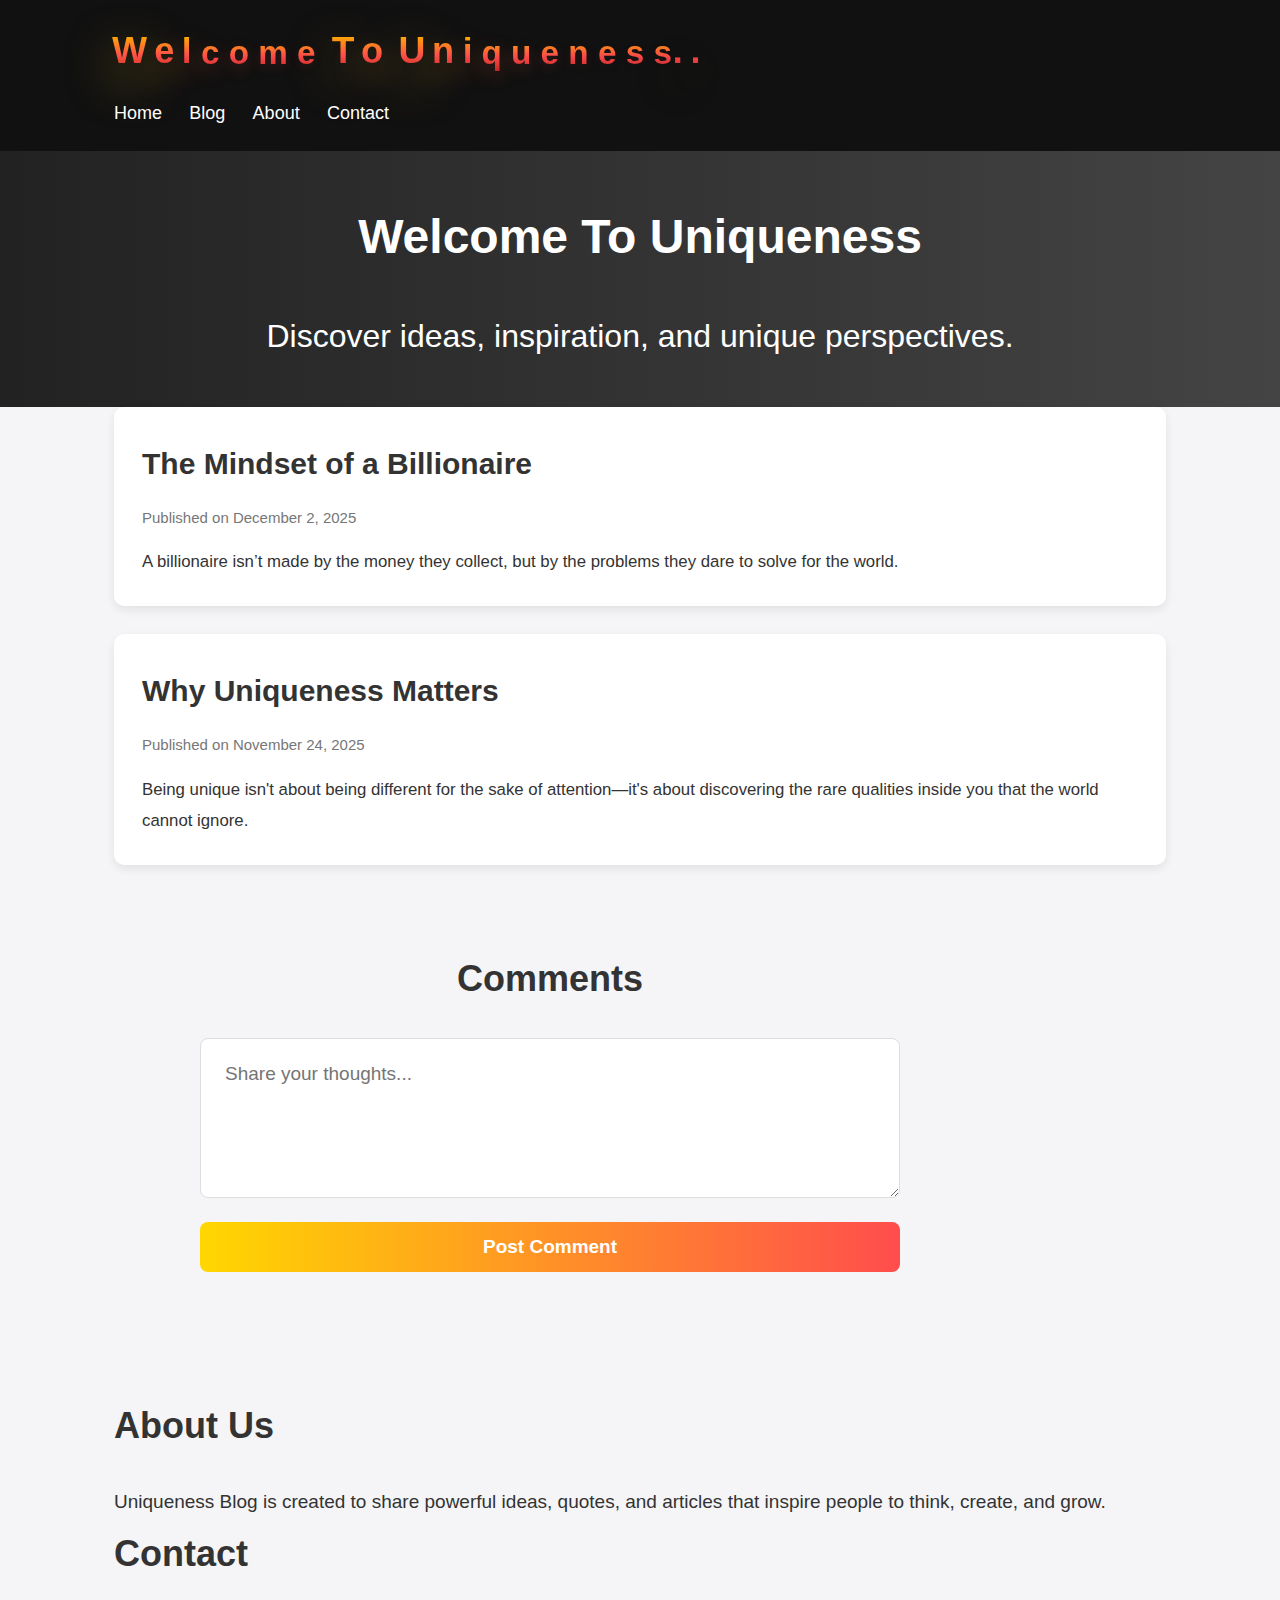
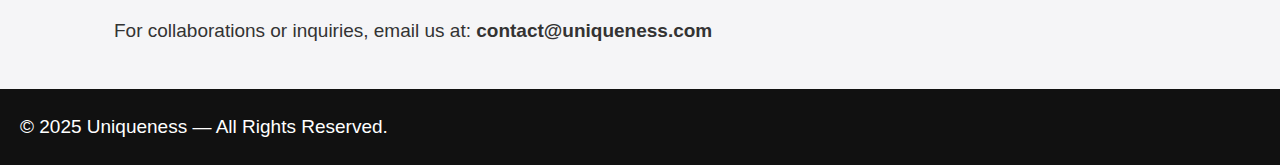
<file: index.html>
<!DOCTYPE html>
<html lang="en">
<head>
    <meta charset="UTF-8" />
    <meta name="viewport" content="width=device-width, initial-scale=1.0" />
    <title>Your Way</title>
    <link rel="stylesheet" href="styles.css" />
</head>
<body>
    <header class="header">
        <div class="container">
            <h1 class="logo">
                <span class="logo-text" aria-label="Welcome To Uniqueness..">
                    
                    <span class="logo-letters">
                       
                        <span class="logo-letter">W</span>
                        <span class="logo-letter">e</span>
                        <span class="logo-letter">l</span>
                        <span class="logo-letter">c</span>
                        <span class="logo-letter">o</span>
                        <span class="logo-letter">m</span>
                        <span class="logo-letter">e</span>
                        <span class="logo-letter"> </span>
                    </span>
                    <span class="logo-space" aria-hidden="true"></span>
                    <span class="logo-letters">
                        <span class="logo-letter">T</span>
                        <span class="logo-letter">o</span>
                        <span class="logo-letter"> </span>
                    </span>
                    <span class="logo-space" aria-hidden="true"></span>
                    <span class="logo-letters">
                        <span class="logo-letter">U</span>
                        <span class="logo-letter">n</span>
                        <span class="logo-letter">i</span>
                        <span class="logo-letter">q</span>
                        <span class="logo-letter">u</span>
                        <span class="logo-letter">e</span>
                        <span class="logo-letter">n</span>
                        <span class="logo-letter">e</span>
                        <span class="logo-letter">s</span>
                        <span class="logo-letter">s</span>
                    </span>
                    <span class="logo-letters">
                        <span class="logo-letter">.</span>
                        <span class="logo-letter">.</span>
                    </span>
                    
                </span>
            </h1>
            <nav class="nav">
                <a href="#home">Home</a>
                <a href="#blog">Blog</a>
                <a href="#about">About</a>
                <a href="#contact">Contact</a>
            </nav>
        </div>
    </header>

    <section class="hero" id="home">
        <div class="container">
            <h2>Welcome To Uniqueness</h2>
            <p>Discover ideas, inspiration, and unique perspectives.</p>
        </div>
    </section>

    <section class="content container" id="blog">
        <article class="post">
            <h2 class="post-title">The Mindset of a Billionaire</h2>
            <p class="post-meta">Published on December 2, 2025 </p>
            <p class="post-text">A billionaire isn’t made by the money they collect, but by the problems they dare to solve for the world.</p>
        </article>

        <article class="post">
            <h2 class="post-title">Why Uniqueness Matters</h2>
            <p class="post-meta">Published on November 24, 2025 </p>
            <p class="post-text">Being unique isn't about being different for the sake of attention—it's about discovering the rare qualities inside you that the world cannot ignore.</p>
        </article>
    </section>

    <section class="comments-section container" id="comments">
        <div class="comments-center">
            <h2>Comments</h2>
            <form class="comment-form">
                <textarea class="comment-input" placeholder="Share your thoughts..." rows="5"></textarea>
                <button type="submit" class="comment-btn">Post Comment</button>
            </form>
            <div class="comments-list">
                <!-- Comments will appear here -->
            </div>
        </div>
    </section>

    <section class="about container" id="about">
        <h2>About Us</h2>
        <p>Uniqueness Blog is created to share powerful ideas, quotes, and articles that inspire people to think, create, and grow.</p>
    </section>

    <section class="contact container" id="contact">
        <h2>Contact</h2>
        <p>For collaborations or inquiries, email us at: <strong>contact@uniqueness.com</strong></p>
    </section>

    <footer class="footer">
        <p> © 2025 Uniqueness — All Rights Reserved.</p>
    </footer>
    
  

</body>
</html>
</file>
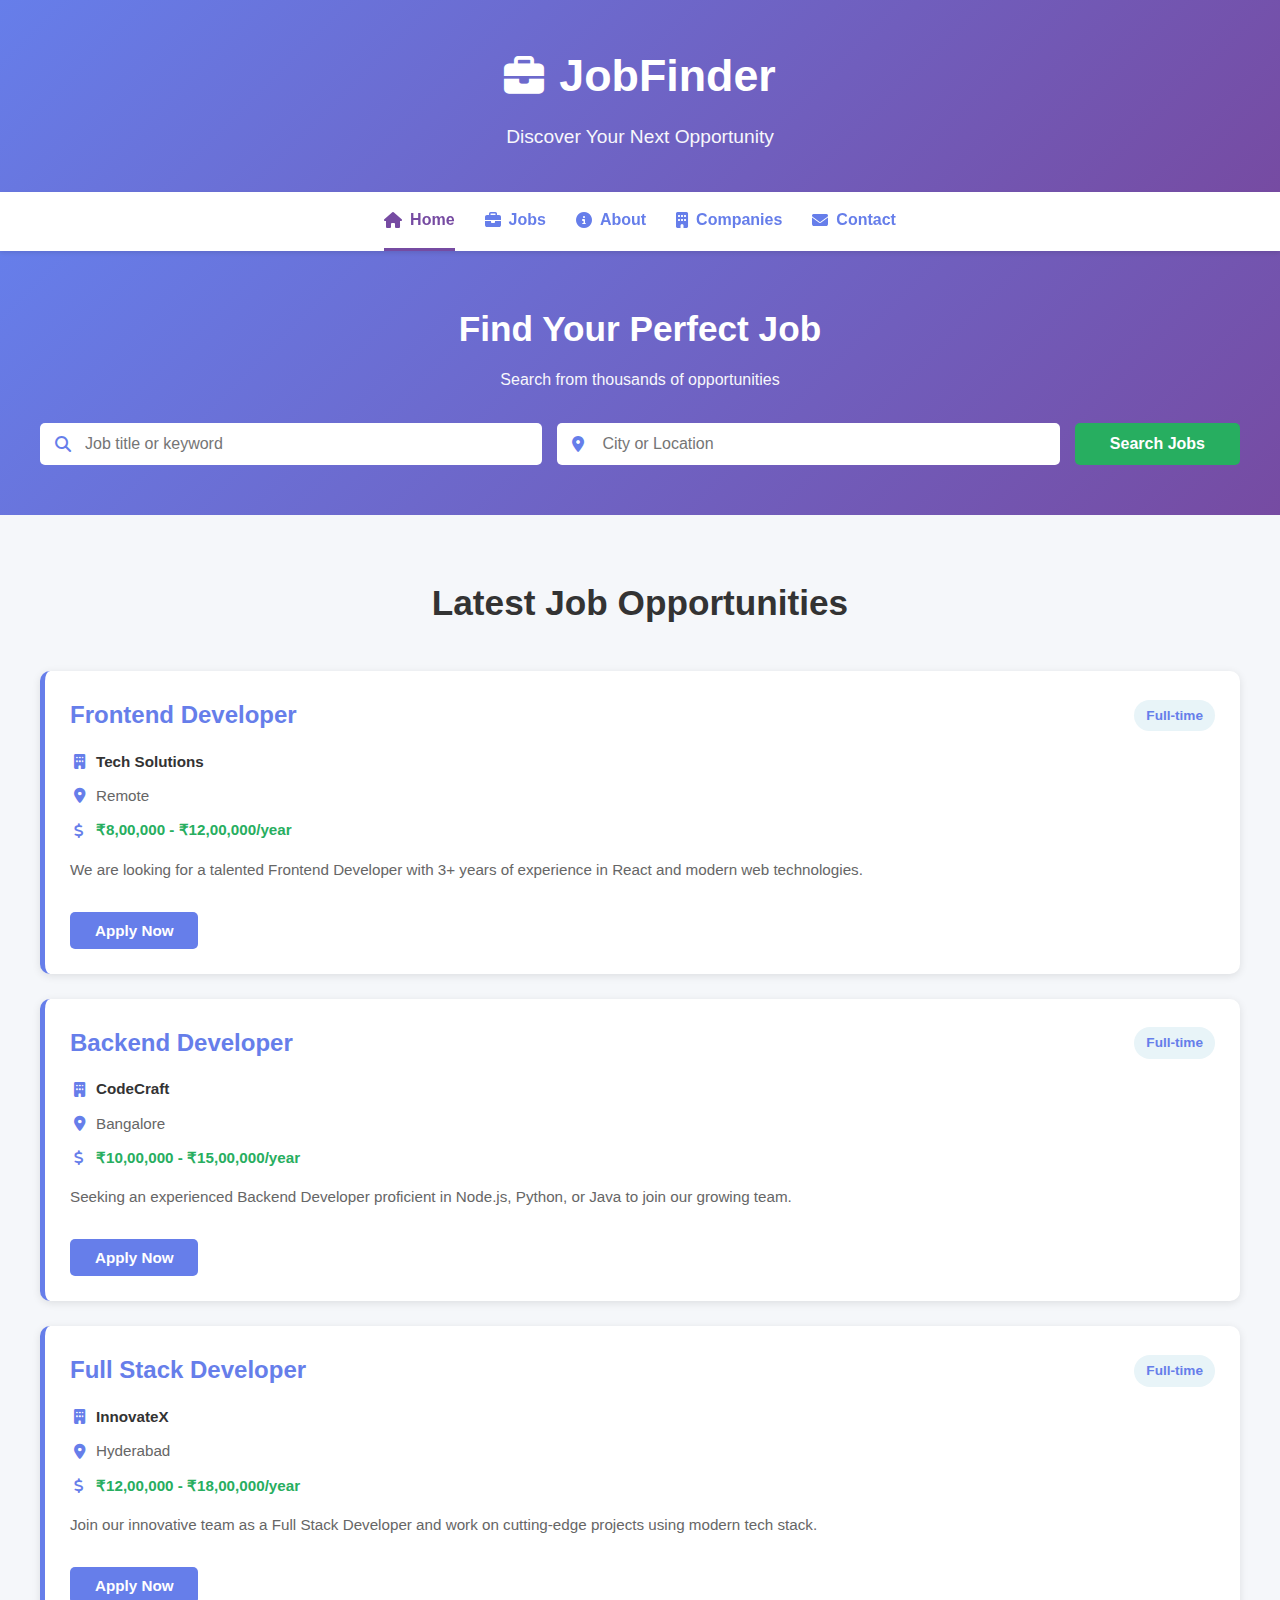
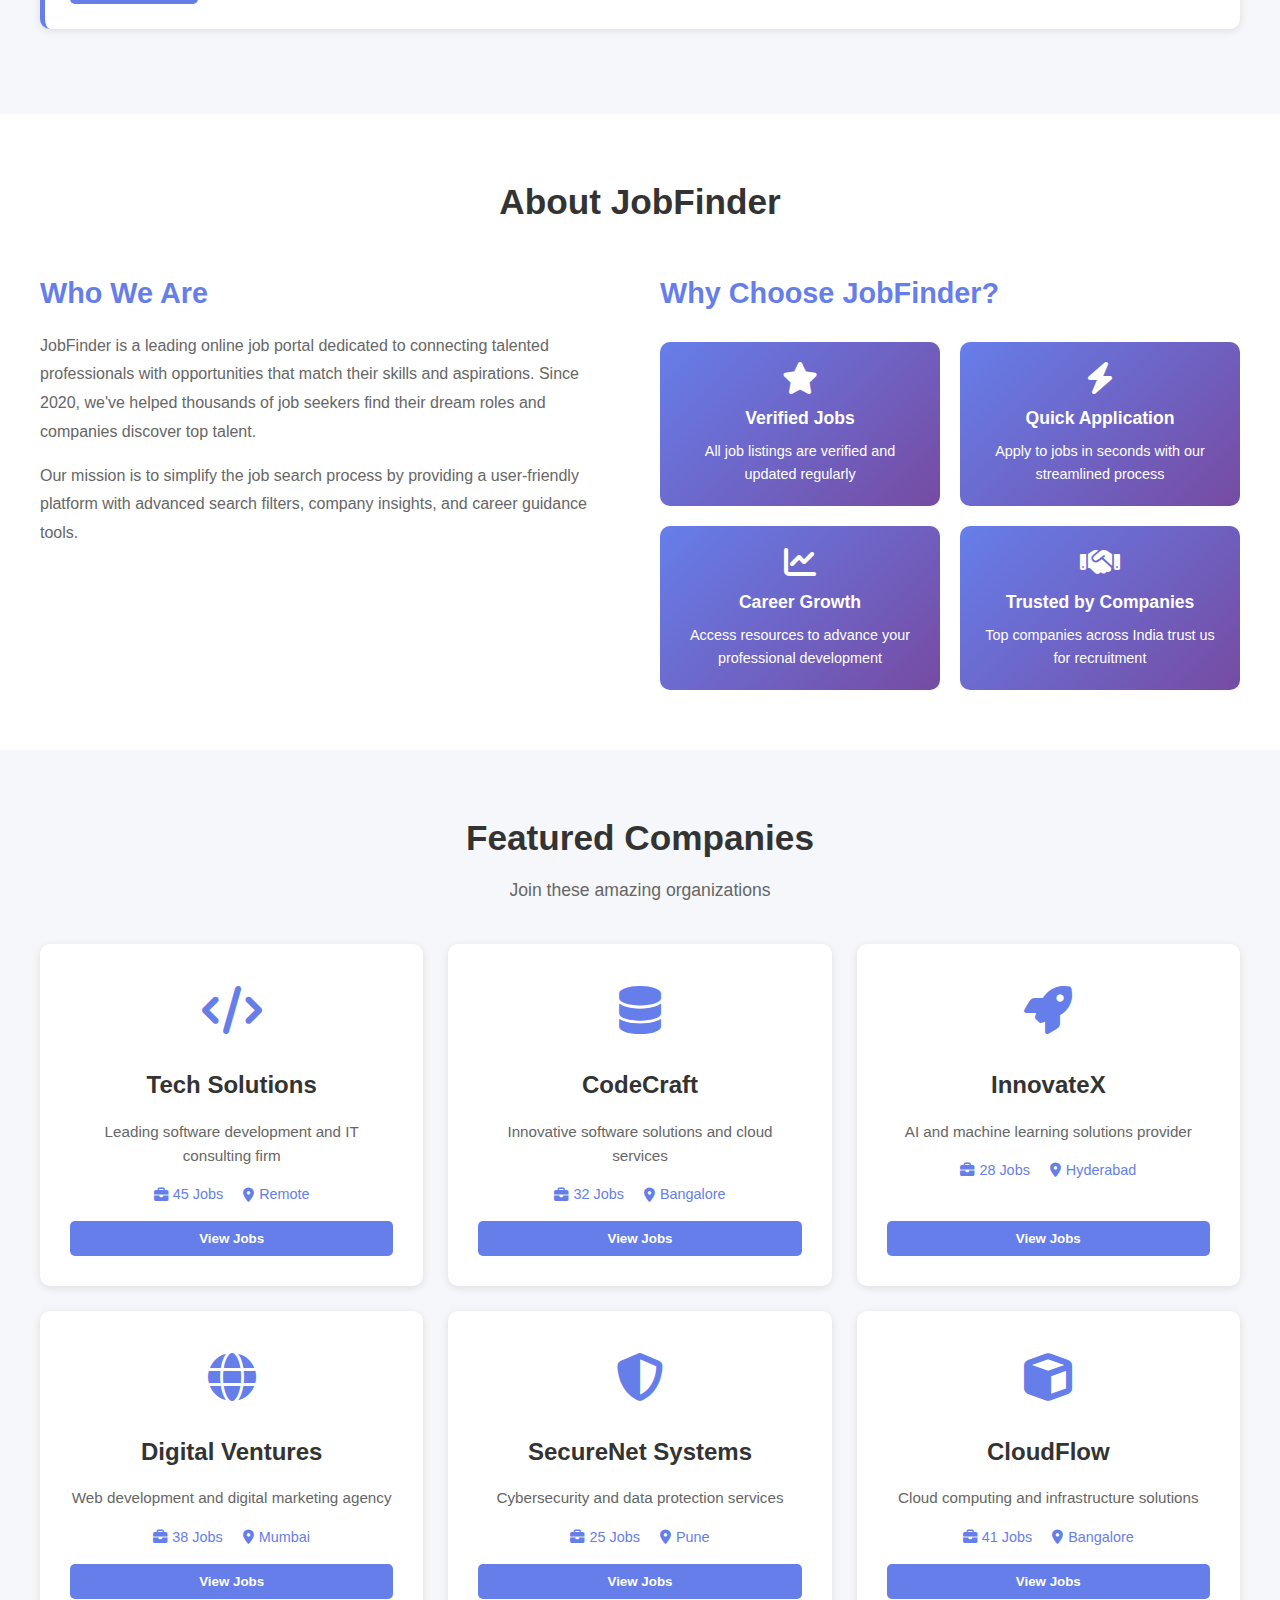
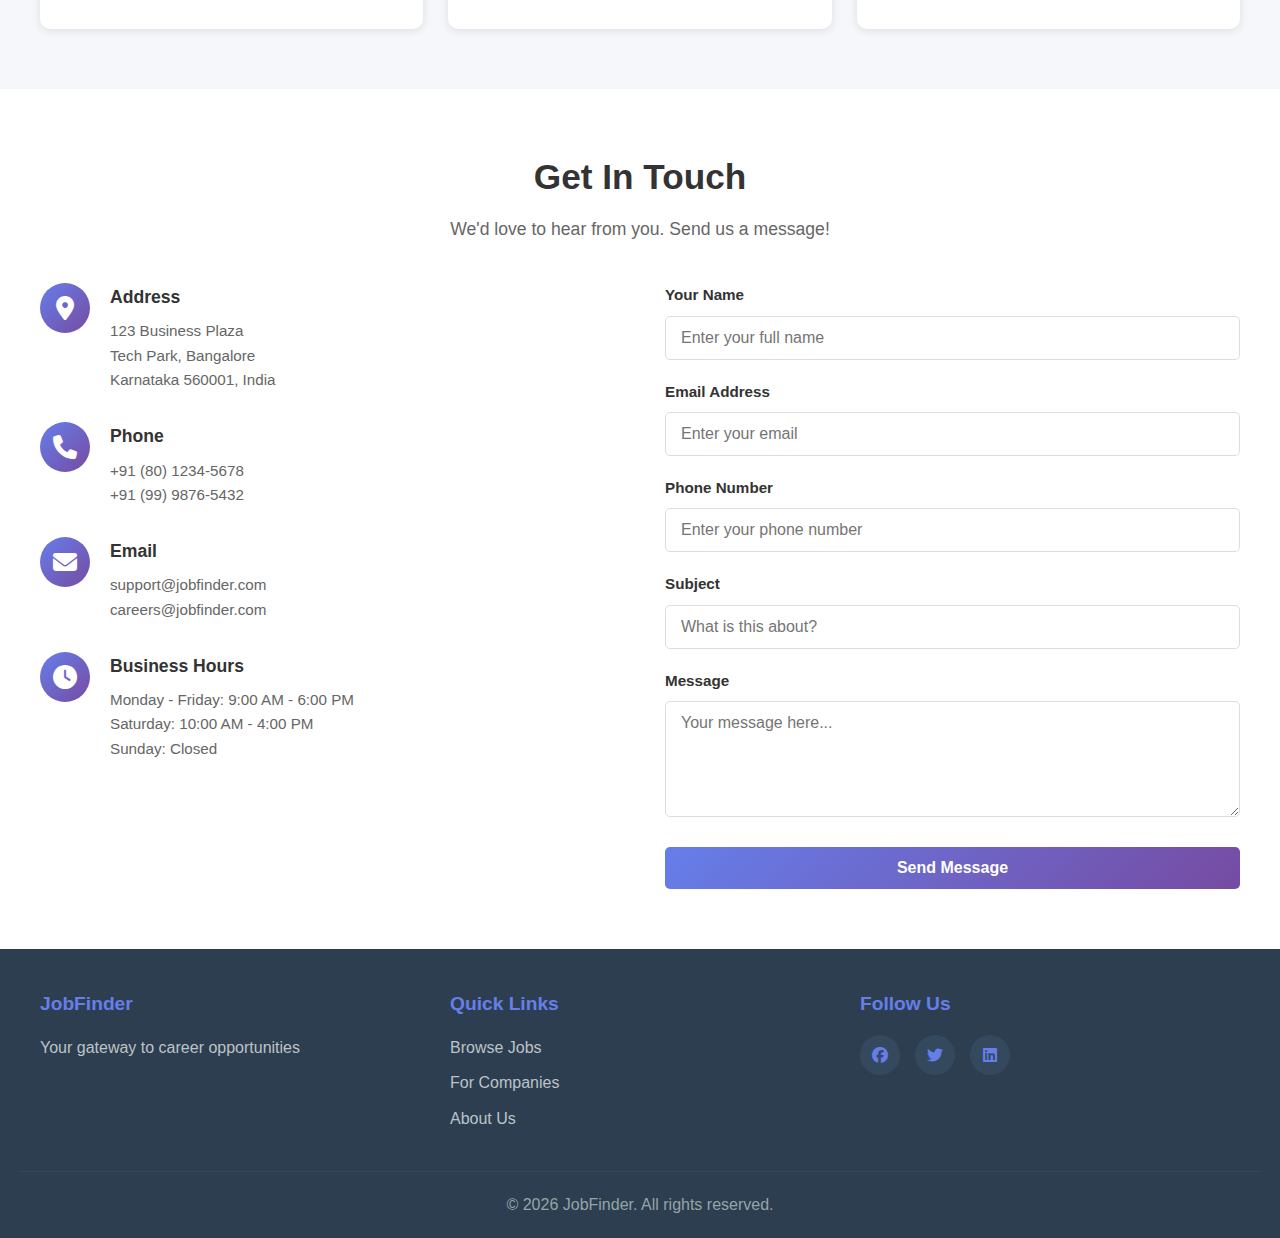
<file: Job Portal/index.html>
<!DOCTYPE html>
<html lang="en">
<head>
  <meta charset="UTF-8">
  <meta name="viewport" content="width=device-width, initial-scale=1.0">
  <title>JobFinder - Find Your Dream Job</title>
  <link rel="stylesheet" href="https://cdnjs.cloudflare.com/ajax/libs/font-awesome/6.4.0/css/all.min.css">
  <link rel="stylesheet" href="styles.css">
</head>

<body>

  <!-- Header -->
  <header>
    <div class="header-container">
      <div class="logo">
        <i class="fas fa-briefcase"></i>
        <h1>JobFinder</h1>
      </div>
      <p class="tagline">Discover Your Next Opportunity</p>
    </div>
  </header>

  <!-- Navigation -->
  <nav class="navbar">
    <div class="nav-container">
      <a href="#home" class="nav-link active"><i class="fas fa-home"></i> Home</a>
      <a href="#jobs" class="nav-link"><i class="fas fa-briefcase"></i> Jobs</a>
      <a href="#about" class="nav-link"><i class="fas fa-info-circle"></i> About</a>
      <a href="#companies" class="nav-link"><i class="fas fa-building"></i> Companies</a>
      <a href="#contact" class="nav-link"><i class="fas fa-envelope"></i> Contact</a>
    </div>
  </nav>

  <!-- Home Section -->
  <section class="search" id="home">
    <div class="search-container">
      <h2>Find Your Perfect Job</h2>
      <p>Search from thousands of opportunities</p>
      <form class="search-form">
        <div class="input-group">
          <i class="fas fa-search"></i>
          <input type="text" placeholder="Job title or keyword">
        </div>
        <div class="input-group">
          <i class="fas fa-map-marker-alt"></i>
          <input type="text" placeholder="City or Location">
        </div>
        <button type="submit" class="search-btn">Search Jobs</button>
      </form>
    </div>
  </section>

  <!-- Job Listings -->
  <section class="jobs" id="jobs">
    <div class="jobs-container">
      <h2>Latest Job Opportunities</h2>

      <div class="job-card">
        <div class="job-header">
          <h3>Frontend Developer</h3>
          <span class="job-type">Full-time</span>
        </div>
        <p class="company"><i class="fas fa-building"></i> Tech Solutions</p>
        <p class="location"><i class="fas fa-map-marker-alt"></i> Remote</p>
        <p class="salary"><i class="fas fa-dollar-sign"></i> ₹8,00,000 - ₹12,00,000/year</p>
        <p class="job-description">We are looking for a talented Frontend Developer with 3+ years of experience in React and modern web technologies.</p>
        <button class="apply-btn">Apply Now</button>
      </div>

      <div class="job-card">
        <div class="job-header">
          <h3>Backend Developer</h3>
          <span class="job-type">Full-time</span>
        </div>
        <p class="company"><i class="fas fa-building"></i> CodeCraft</p>
        <p class="location"><i class="fas fa-map-marker-alt"></i> Bangalore</p>
        <p class="salary"><i class="fas fa-dollar-sign"></i> ₹10,00,000 - ₹15,00,000/year</p>
        <p class="job-description">Seeking an experienced Backend Developer proficient in Node.js, Python, or Java to join our growing team.</p>
        <button class="apply-btn">Apply Now</button>
      </div>

      <div class="job-card">
        <div class="job-header">
          <h3>Full Stack Developer</h3>
          <span class="job-type">Full-time</span>
        </div>
        <p class="company"><i class="fas fa-building"></i> InnovateX</p>
        <p class="location"><i class="fas fa-map-marker-alt"></i> Hyderabad</p>
        <p class="salary"><i class="fas fa-dollar-sign"></i> ₹12,00,000 - ₹18,00,000/year</p>
        <p class="job-description">Join our innovative team as a Full Stack Developer and work on cutting-edge projects using modern tech stack.</p>
        <button class="apply-btn">Apply Now</button>
      </div>

    </div>
  </section>

  <!-- About Section -->
  <section class="about" id="about">
    <div class="about-container">
      <h2>About JobFinder</h2>
      <div class="about-content">
        <div class="about-text">
          <h3>Who We Are</h3>
          <p>JobFinder is a leading online job portal dedicated to connecting talented professionals with opportunities that match their skills and aspirations. Since 2020, we've helped thousands of job seekers find their dream roles and companies discover top talent.</p>
          <p>Our mission is to simplify the job search process by providing a user-friendly platform with advanced search filters, company insights, and career guidance tools.</p>
        </div>
        <div class="about-features">
          <h3>Why Choose JobFinder?</h3>
          <div class="features-grid">
            <div class="feature-item">
              <i class="fas fa-star"></i>
              <h4>Verified Jobs</h4>
              <p>All job listings are verified and updated regularly</p>
            </div>
            <div class="feature-item">
              <i class="fas fa-bolt"></i>
              <h4>Quick Application</h4>
              <p>Apply to jobs in seconds with our streamlined process</p>
            </div>
            <div class="feature-item">
              <i class="fas fa-chart-line"></i>
              <h4>Career Growth</h4>
              <p>Access resources to advance your professional development</p>
            </div>
            <div class="feature-item">
              <i class="fas fa-handshake"></i>
              <h4>Trusted by Companies</h4>
              <p>Top companies across India trust us for recruitment</p>
            </div>
          </div>
        </div>
      </div>
    </div>
  </section>

  <!-- Companies Section -->
  <section class="companies" id="companies">
    <div class="companies-container">
      <h2>Featured Companies</h2>
      <p class="section-subtitle">Join these amazing organizations</p>
      
      <div class="companies-grid">
        <div class="company-card">
          <div class="company-icon">
            <i class="fas fa-code"></i>
          </div>
          <h3>Tech Solutions</h3>
          <p class="company-description">Leading software development and IT consulting firm</p>
          <div class="company-info">
            <span class="jobs-count"><i class="fas fa-briefcase"></i> 45 Jobs</span>
            <span class="location"><i class="fas fa-map-marker-alt"></i> Remote</span>
          </div>
          <button class="company-btn">View Jobs</button>
        </div>

        <div class="company-card">
          <div class="company-icon">
            <i class="fas fa-database"></i>
          </div>
          <h3>CodeCraft</h3>
          <p class="company-description">Innovative software solutions and cloud services</p>
          <div class="company-info">
            <span class="jobs-count"><i class="fas fa-briefcase"></i> 32 Jobs</span>
            <span class="location"><i class="fas fa-map-marker-alt"></i> Bangalore</span>
          </div>
          <button class="company-btn">View Jobs</button>
        </div>

        <div class="company-card">
          <div class="company-icon">
            <i class="fas fa-rocket"></i>
          </div>
          <h3>InnovateX</h3>
          <p class="company-description">AI and machine learning solutions provider</p>
          <div class="company-info">
            <span class="jobs-count"><i class="fas fa-briefcase"></i> 28 Jobs</span>
            <span class="location"><i class="fas fa-map-marker-alt"></i> Hyderabad</span>
          </div>
          <button class="company-btn">View Jobs</button>
        </div>

        <div class="company-card">
          <div class="company-icon">
            <i class="fas fa-globe"></i>
          </div>
          <h3>Digital Ventures</h3>
          <p class="company-description">Web development and digital marketing agency</p>
          <div class="company-info">
            <span class="jobs-count"><i class="fas fa-briefcase"></i> 38 Jobs</span>
            <span class="location"><i class="fas fa-map-marker-alt"></i> Mumbai</span>
          </div>
          <button class="company-btn">View Jobs</button>
        </div>

        <div class="company-card">
          <div class="company-icon">
            <i class="fas fa-shield-alt"></i>
          </div>
          <h3>SecureNet Systems</h3>
          <p class="company-description">Cybersecurity and data protection services</p>
          <div class="company-info">
            <span class="jobs-count"><i class="fas fa-briefcase"></i> 25 Jobs</span>
            <span class="location"><i class="fas fa-map-marker-alt"></i> Pune</span>
          </div>
          <button class="company-btn">View Jobs</button>
        </div>

        <div class="company-card">
          <div class="company-icon">
            <i class="fas fa-cube"></i>
          </div>
          <h3>CloudFlow</h3>
          <p class="company-description">Cloud computing and infrastructure solutions</p>
          <div class="company-info">
            <span class="jobs-count"><i class="fas fa-briefcase"></i> 41 Jobs</span>
            <span class="location"><i class="fas fa-map-marker-alt"></i> Bangalore</span>
          </div>
          <button class="company-btn">View Jobs</button>
        </div>
      </div>
    </div>
  </section>

  <!-- Contact Section -->
  <section class="contact" id="contact">
    <div class="contact-container">
      <h2>Get In Touch</h2>
      <p class="section-subtitle">We'd love to hear from you. Send us a message!</p>
      
      <div class="contact-wrapper">
        <div class="contact-info">
          <div class="info-item">
            <div class="info-icon">
              <i class="fas fa-map-marker-alt"></i>
            </div>
            <div class="info-content">
              <h4>Address</h4>
              <p>123 Business Plaza<br>Tech Park, Bangalore<br>Karnataka 560001, India</p>
            </div>
          </div>

          <div class="info-item">
            <div class="info-icon">
              <i class="fas fa-phone"></i>
            </div>
            <div class="info-content">
              <h4>Phone</h4>
              <p>+91 (80) 1234-5678<br>+91 (99) 9876-5432</p>
            </div>
          </div>

          <div class="info-item">
            <div class="info-icon">
              <i class="fas fa-envelope"></i>
            </div>
            <div class="info-content">
              <h4>Email</h4>
              <p>support@jobfinder.com<br>careers@jobfinder.com</p>
            </div>
          </div>

          <div class="info-item">
            <div class="info-icon">
              <i class="fas fa-clock"></i>
            </div>
            <div class="info-content">
              <h4>Business Hours</h4>
              <p>Monday - Friday: 9:00 AM - 6:00 PM<br>Saturday: 10:00 AM - 4:00 PM<br>Sunday: Closed</p>
            </div>
          </div>
        </div>

        <form class="contact-form">
          <div class="form-group">
            <label for="name">Your Name</label>
            <input type="text" id="name" name="name" placeholder="Enter your full name" required>
          </div>

          <div class="form-group">
            <label for="email">Email Address</label>
            <input type="email" id="email" name="email" placeholder="Enter your email" required>
          </div>

          <div class="form-group">
            <label for="phone">Phone Number</label>
            <input type="tel" id="phone" name="phone" placeholder="Enter your phone number">
          </div>

          <div class="form-group">
            <label for="subject">Subject</label>
            <input type="text" id="subject" name="subject" placeholder="What is this about?" required>
          </div>

          <div class="form-group">
            <label for="message">Message</label>
            <textarea id="message" name="message" rows="5" placeholder="Your message here..." required></textarea>
          </div>

          <button type="submit" class="submit-btn">Send Message</button>
        </form>
      </div>
    </div>
  </section>

  <!-- Footer -->
  <footer>
    <div class="footer-content">
      <div class="footer-section">
        <h4>JobFinder</h4>
        <p>Your gateway to career opportunities</p>
      </div>
      <div class="footer-section">
        <h4>Quick Links</h4>
        <ul>
          <li><a href="#">Browse Jobs</a></li>
          <li><a href="#">For Companies</a></li>
          <li><a href="#">About Us</a></li>
        </ul>
      </div>
      <div class="footer-section">
        <h4>Follow Us</h4>
        <div class="social-links">
          <a href="#"><i class="fab fa-facebook"></i></a>
          <a href="#"><i class="fab fa-twitter"></i></a>
          <a href="#"><i class="fab fa-linkedin"></i></a>
        </div>
      </div>
    </div>
    <div class="footer-bottom">
      <p>&copy; 2026 JobFinder. All rights reserved.</p>
    </div>
  </footer>

</body>
</html>
</file>
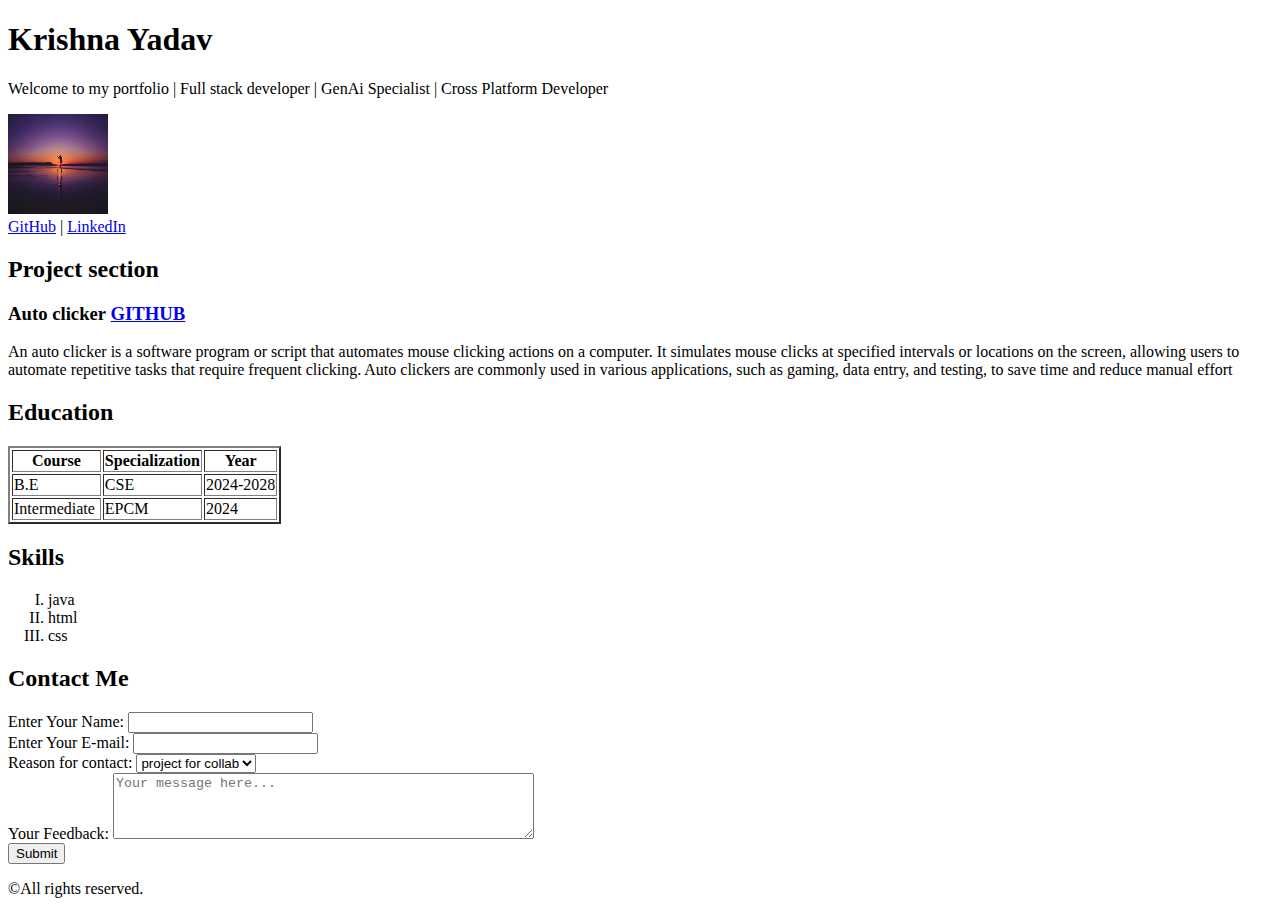
<file: class_index.html>
<!DOCTYPE html>
<html lang="en">
  <head>
    <meta charset="utf-8" />
    <meta http-equiv="X-UA-Compatible" content="IE=edge" />
    <meta name="viewport" content="width=device-width, initial-scale=1.0" />
    <title>Class Index</title>
  </head>
  <body>
    <header>
      <h1>Krishna Yadav</h1>
      <p>
        Welcome to my portfolio | Full stack developer | GenAi Specialist |
        Cross Platform Developer
      </p>
      <img src="image.jpeg" alt="Krishna Yadav" height="100px" width="100px" />
    </header>
    <nav>
      <a href="https://github.com/krishna982676">GitHub</a> |
      <a href="https://www.linkedin.com/in/krishna-kumar-yadav-/">LinkedIn</a>
    </nav>
    <section>
      <h2>Project section</h2>
      <article>
        <h3>Auto clicker <a href="#github">GITHUB</a></h3>
        <p>
          An auto clicker is a software program or script that automates mouse
          clicking actions on a computer. It simulates mouse clicks at specified
          intervals or locations on the screen, allowing users to automate
          repetitive tasks that require frequent clicking. Auto clickers are
          commonly used in various applications, such as gaming, data entry, and
          testing, to save time and reduce manual effort
        </p>
      </article>
    </section>
    <h2>Education</h2>
    <table border="2">
      <thead>
        <tr>
          <th>Course</th>
          <th>Specialization</th>
          <th>Year</th>
        </tr>
        <tr>
          <td>B.E</td>
          <td>CSE</td>
          <td>2024-2028</td>
        </tr>
        <tr>
          <td>Intermediate&nbsp;</td>
          <td>EPCM</td>
          <td>2024</td>
        </tr>
      </thead>
    </table>
    <h2>Skills</h2>
    <ol type="I">
      <li>java</li>
      <li>html</li>
      <li>css</li>
    </ol>
    <form action="submit">
      <h2>Contact Me</h2>
      <!-- <div> -->
        <label for="name">Enter Your Name:</label>
        <input type="text" id="name" name="name" required />
      <!-- </div> -->
      <!-- <div> -->
        <br>
        <label for="email">Enter Your E-mail:</label>
        <input type="email" id="email" name="email" required />
      <!-- </div> -->
     <br> <label for="reason">Reason for contact:</label>
      
       <select id="reason" name="reason">
        <option value="project collab">project for collab</option>
        <option value="job inquiry">job inquiry</option>
    </select>
        <br>
        <label for="feedback">Your Feedback:</label>
        <textarea id="feedback" name="feedback" rows="4" cols="50" placeholder="Your message here..."></textarea>
          <br>
      <button type="submit">Submit</button>
    </form>
    <footer>
      <p>&copy;All rights reserved.</p>
  </body>
</html>
</html>
</file>
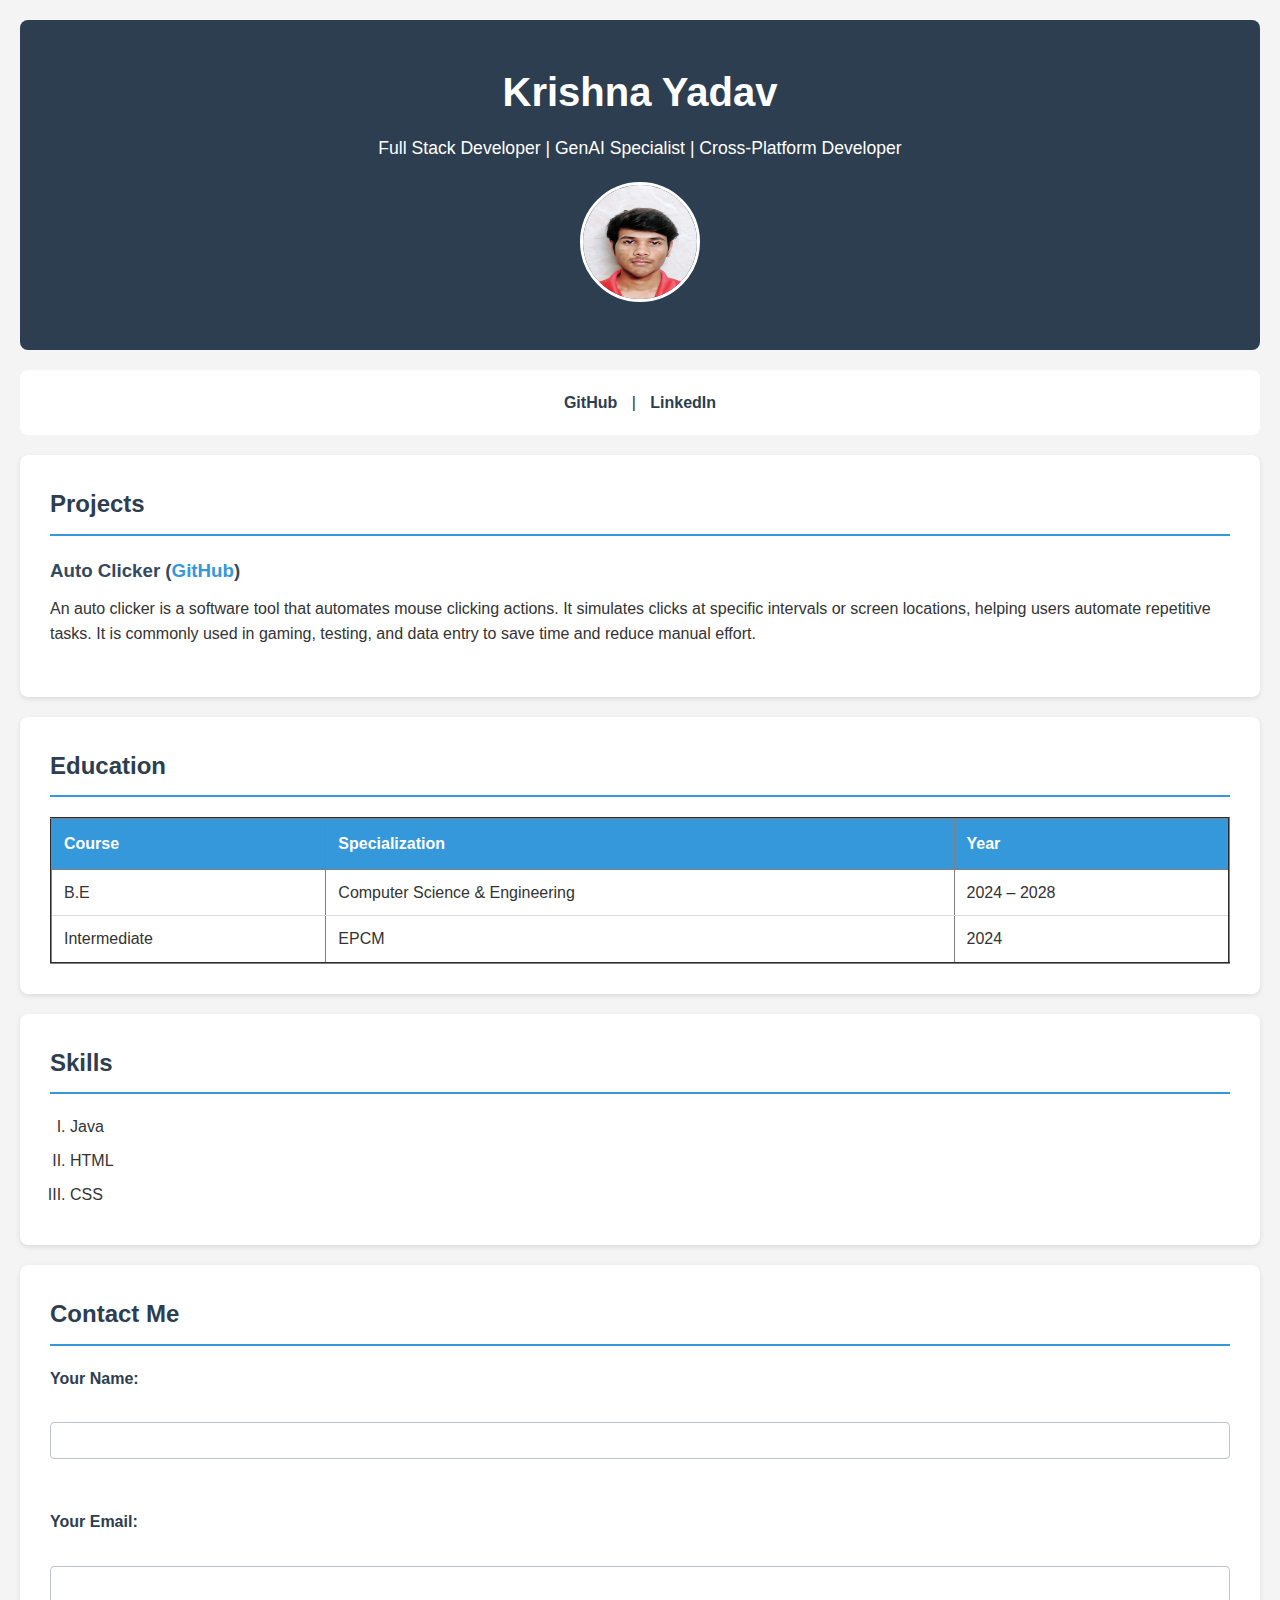
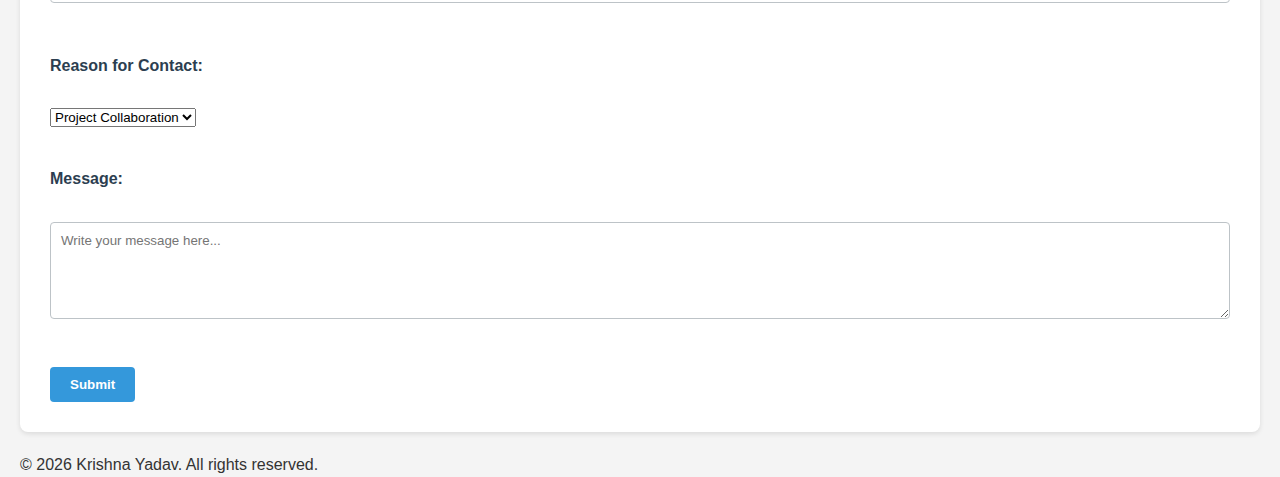
<file: Portfolio_29_jan/class_index.html>
<!DOCTYPE html>
<html lang="en">
<head>
  <meta charset="UTF-8">
  <meta http-equiv="X-UA-Compatible" content="IE=edge">
  <meta name="viewport" content="width=device-width, initial-scale=1.0">
  <title>Krishna Yadav | Portfolio</title>
</head>
<link rel="stylesheet" href="cls_.css">

<body>

  <!-- Header Section -->
  <header>
    <h1>Krishna Yadav</h1>
    <p>
      Full Stack Developer | GenAI Specialist | Cross-Platform Developer
    </p>
    <img src="image.jpg" alt="Profile photo of Krishna Yadav" height="120" width="120">
  </header>

  <hr>

  <!-- Navigation -->
  <nav>
    <a href="https://github.com/krishna982676" target="_blank">GitHub</a> |
    <a href="https://www.linkedin.com/in/krishna-kumar-yadav-/" target="_blank">LinkedIn</a>
  </nav>

  <hr>

  <!-- About / Projects -->
  <section>
    <h2>Projects</h2>

    <article>
      <h3>
        Auto Clicker
        (<a href="#github">GitHub</a>)
      </h3>
      <p>
        An auto clicker is a software tool that automates mouse clicking actions.
        It simulates clicks at specific intervals or screen locations, helping
        users automate repetitive tasks. It is commonly used in gaming, testing,
        and data entry to save time and reduce manual effort.
      </p>
    </article>
  </section>

  <hr>

  <!-- Education -->
  <section>
    <h2>Education</h2>

    <table border="2" cellpadding="8">
      <thead>
        <tr>
          <th>Course</th>
          <th>Specialization</th>
          <th>Year</th>
        </tr>
      </thead>
      <tbody>
        <tr>
          <td>B.E</td>
          <td>Computer Science & Engineering</td>
          <td>2024 – 2028</td>
        </tr>
        <tr>
          <td>Intermediate</td>
          <td>EPCM</td>
          <td>2024</td>
        </tr>
      </tbody>
    </table>
  </section>

  <hr>

  <!-- Skills -->
  <section>
    <h2>Skills</h2>
    <ol type="I">
      <li>Java</li>
      <li>HTML</li>
      <li>CSS</li>
    </ol>
  </section>

  <hr>

  <!-- Contact Form -->
  <section>
    <h2>Contact Me</h2>

    <form action="submit">
      <label for="name">Your Name:</label><br>
      <input type="text" id="name" name="name" required><br><br>

      <label for="email">Your Email:</label><br>
      <input type="email" id="email" name="email" required><br><br>

      <label for="reason">Reason for Contact:</label><br>
      <select id="reason" name="reason">
        <option value="project-collaboration">Project Collaboration</option>
        <option value="job-inquiry">Job Inquiry</option>
      </select><br><br>

      <label for="feedback">Message:</label><br>
      <textarea id="feedback" name="feedback" rows="5" cols="50"
        placeholder="Write your message here..."></textarea><br><br>

      <button type="submit">Submit</button>
    </form>
  </section>

  <hr>

  <!-- Footer -->
  <footer>
    <p>&copy; 2026 Krishna Yadav. All rights reserved.</p>
  </footer>

</body>
</html>
</file>
<file: Job Portal/styles.css>
* {
  margin: 0;
  padding: 0;
  box-sizing: border-box;
  font-family: 'Segoe UI', Tahoma, Geneva, Verdana, sans-serif;
}

html {
  scroll-behavior: smooth;
}

body {
  background-color: #f5f7fa;
  color: #333;
  line-height: 1.6;
}

/* Header */
header {
  background: linear-gradient(135deg, #667eea 0%, #764ba2 100%);
  color: white;
  padding: 40px 20px;
  box-shadow: 0 4px 6px rgba(0, 0, 0, 0.1);
}

.header-container {
  max-width: 1200px;
  margin: 0 auto;
  text-align: center;
}

.logo {
  display: flex;
  align-items: center;
  justify-content: center;
  gap: 15px;
  margin-bottom: 10px;
}

.logo i {
  font-size: 2.5rem;
}

header h1 {
  font-size: 2.8rem;
  font-weight: 700;
  margin: 0;
}

.tagline {
  font-size: 1.2rem;
  margin-top: 10px;
  opacity: 0.95;
  font-weight: 300;
}

/* Navigation */
.navbar {
  background-color: #fff;
  box-shadow: 0 2px 4px rgba(0, 0, 0, 0.1);
  position: sticky;
  top: 0;
  z-index: 100;
}

.nav-container {
  max-width: 1200px;
  margin: 0 auto;
  display: flex;
  justify-content: center;
  gap: 30px;
  padding: 0 20px;
}

.nav-link {
  color: #667eea;
  text-decoration: none;
  font-weight: 600;
  padding: 15px 0;
  display: flex;
  align-items: center;
  gap: 8px;
  transition: all 0.3s ease;
  border-bottom: 3px solid transparent;
}

.nav-link:hover,
.nav-link.active {
  color: #764ba2;
  border-bottom-color: #764ba2;
}

/* Search Section */
.search {
  background: linear-gradient(135deg, #667eea 0%, #764ba2 100%);
  padding: 50px 20px;
}

.search-container {
  max-width: 1200px;
  margin: 0 auto;
  text-align: center;
  color: white;
}

.search h2 {
  font-size: 2.2rem;
  margin-bottom: 10px;
  font-weight: 700;
}

.search > .search-container > p {
  font-size: 1rem;
  margin-bottom: 30px;
  opacity: 0.95;
}

.search-form {
  display: flex;
  gap: 15px;
  flex-wrap: wrap;
  justify-content: center;
  align-items: center;
}

.input-group {
  position: relative;
  flex: 1;
  min-width: 220px;
}

.input-group i {
  position: absolute;
  left: 15px;
  top: 50%;
  transform: translateY(-50%);
  color: #667eea;
  pointer-events: none;
}

.input-group input {
  width: 100%;
  padding: 12px 15px 12px 45px;
  border: none;
  border-radius: 5px;
  font-size: 1rem;
  transition: all 0.3s ease;
}

.input-group input:focus {
  outline: none;
  box-shadow: 0 0 0 3px rgba(102, 126, 234, 0.1);
}

.search-btn {
  padding: 12px 35px;
  background-color: #27ae60;
  color: white;
  border: none;
  border-radius: 5px;
  font-weight: 600;
  cursor: pointer;
  font-size: 1rem;
  transition: all 0.3s ease;
  min-width: 150px;
}

.search-btn:hover {
  background-color: #229954;
  transform: translateY(-2px);
  box-shadow: 0 4px 12px rgba(39, 174, 96, 0.4);
}

/* Job Listings */
.jobs {
  padding: 60px 20px;
  background-color: #f5f7fa;
}

.jobs-container {
  max-width: 1200px;
  margin: 0 auto;
}

.jobs h2 {
  text-align: center;
  font-size: 2.2rem;
  margin-bottom: 40px;
  color: #333;
  font-weight: 700;
}

.job-card {
  background: white;
  border-radius: 10px;
  padding: 25px;
  margin-bottom: 25px;
  box-shadow: 0 2px 8px rgba(0, 0, 0, 0.1);
  transition: all 0.3s ease;
  border-left: 5px solid #667eea;
}

.job-card:hover {
  transform: translateY(-5px);
  box-shadow: 0 8px 16px rgba(0, 0, 0, 0.15);
  border-left-color: #764ba2;
}

.job-header {
  display: flex;
  justify-content: space-between;
  align-items: center;
  margin-bottom: 15px;
  gap: 15px;
}

.job-card h3 {
  color: #667eea;
  font-size: 1.5rem;
  margin: 0;
  flex: 1;
}

.job-type {
  background-color: #e8f4f8;
  color: #667eea;
  padding: 5px 12px;
  border-radius: 20px;
  font-size: 0.85rem;
  font-weight: 600;
  white-space: nowrap;
}

.job-card p {
  margin: 10px 0;
  color: #666;
  font-size: 0.95rem;
  display: flex;
  align-items: center;
  gap: 8px;
}

.job-card p i {
  color: #667eea;
  width: 18px;
  text-align: center;
}

.company {
  color: #333 !important;
  font-weight: 600;
}

.salary {
  color: #27ae60 !important;
  font-weight: 600;
  margin-top: 12px;
}

.job-description {
  color: #666 !important;
  margin: 15px 0 !important;
  line-height: 1.6;
}

.apply-btn {
  margin-top: 15px;
  padding: 10px 25px;
  background-color: #667eea;
  color: white;
  border: none;
  border-radius: 5px;
  cursor: pointer;
  font-weight: 600;
  transition: all 0.3s ease;
  font-size: 0.95rem;
}

.apply-btn:hover {
  background-color: #764ba2;
  transform: translateY(-2px);
  box-shadow: 0 4px 12px rgba(102, 126, 234, 0.4);
}

/* About Section */
.about {
  padding: 60px 20px;
  background-color: white;
}

.about-container {
  max-width: 1200px;
  margin: 0 auto;
}

.about h2 {
  text-align: center;
  font-size: 2.2rem;
  margin-bottom: 40px;
  color: #333;
  font-weight: 700;
}

.about-content {
  display: grid;
  grid-template-columns: 1fr 1fr;
  gap: 40px;
  align-items: start;
}

.about-text h3 {
  color: #667eea;
  font-size: 1.8rem;
  margin-bottom: 15px;
}

.about-text p {
  color: #666;
  line-height: 1.8;
  margin-bottom: 15px;
  font-size: 1rem;
}

.about-features h3 {
  color: #667eea;
  font-size: 1.8rem;
  margin-bottom: 25px;
}

.features-grid {
  display: grid;
  grid-template-columns: repeat(2, 1fr);
  gap: 20px;
}

.feature-item {
  background: linear-gradient(135deg, #667eea 0%, #764ba2 100%);
  padding: 20px;
  border-radius: 10px;
  color: white;
  text-align: center;
  transition: all 0.3s ease;
}

.feature-item:hover {
  transform: translateY(-5px);
  box-shadow: 0 8px 16px rgba(102, 126, 234, 0.3);
}

.feature-item i {
  font-size: 2rem;
  margin-bottom: 10px;
  display: block;
}

.feature-item h4 {
  font-size: 1.1rem;
  margin-bottom: 8px;
}

.feature-item p {
  font-size: 0.9rem;
  margin: 0;
}

/* Companies Section */
.companies {
  padding: 60px 20px;
  background-color: #f5f7fa;
}

.companies-container {
  max-width: 1200px;
  margin: 0 auto;
}

.companies h2 {
  text-align: center;
  font-size: 2.2rem;
  margin-bottom: 10px;
  color: #333;
  font-weight: 700;
}

.section-subtitle {
  text-align: center;
  color: #666;
  font-size: 1.1rem;
  margin-bottom: 40px;
}

.companies-grid {
  display: grid;
  grid-template-columns: repeat(auto-fit, minmax(300px, 1fr));
  gap: 25px;
}

.company-card {
  background: white;
  border-radius: 10px;
  padding: 30px;
  text-align: center;
  box-shadow: 0 2px 8px rgba(0, 0, 0, 0.1);
  transition: all 0.3s ease;
  display: flex;
  flex-direction: column;
  gap: 15px;
}

.company-card:hover {
  transform: translateY(-8px);
  box-shadow: 0 8px 20px rgba(0, 0, 0, 0.15);
}

.company-icon {
  font-size: 3rem;
  color: #667eea;
  margin: 0 auto;
}

.company-card h3 {
  color: #333;
  font-size: 1.5rem;
  margin: 0;
}

.company-description {
  color: #666;
  font-size: 0.95rem;
  margin: 0;
}

.company-info {
  display: flex;
  justify-content: center;
  gap: 20px;
  flex-wrap: wrap;
  font-size: 0.9rem;
  color: #667eea;
}

.company-info span {
  display: flex;
  align-items: center;
  gap: 5px;
}

.company-btn {
  padding: 10px 25px;
  background-color: #667eea;
  color: white;
  border: none;
  border-radius: 5px;
  cursor: pointer;
  font-weight: 600;
  transition: all 0.3s ease;
  margin-top: auto;
}

.company-btn:hover {
  background-color: #764ba2;
  transform: translateY(-2px);
  box-shadow: 0 4px 12px rgba(102, 126, 234, 0.4);
}

/* Contact Section */
.contact {
  padding: 60px 20px;
  background-color: white;
}

.contact-container {
  max-width: 1200px;
  margin: 0 auto;
}

.contact h2 {
  text-align: center;
  font-size: 2.2rem;
  margin-bottom: 10px;
  color: #333;
  font-weight: 700;
}

.contact-wrapper {
  display: grid;
  grid-template-columns: 1fr 1fr;
  gap: 50px;
  margin-top: 40px;
}

.contact-info {
  display: flex;
  flex-direction: column;
  gap: 30px;
}

.info-item {
  display: flex;
  gap: 20px;
  align-items: flex-start;
}

.info-icon {
  width: 50px;
  height: 50px;
  background: linear-gradient(135deg, #667eea 0%, #764ba2 100%);
  border-radius: 50%;
  display: flex;
  align-items: center;
  justify-content: center;
  color: white;
  font-size: 1.5rem;
  flex-shrink: 0;
}

.info-content h4 {
  color: #333;
  margin: 0 0 8px 0;
  font-size: 1.1rem;
}

.info-content p {
  color: #666;
  margin: 0;
  line-height: 1.6;
  font-size: 0.95rem;
}

.contact-form {
  display: flex;
  flex-direction: column;
  gap: 20px;
}

.form-group {
  display: flex;
  flex-direction: column;
  gap: 8px;
}

.form-group label {
  color: #333;
  font-weight: 600;
  font-size: 0.95rem;
}

.form-group input,
.form-group textarea {
  padding: 12px 15px;
  border: 1px solid #ddd;
  border-radius: 5px;
  font-family: inherit;
  font-size: 1rem;
  transition: all 0.3s ease;
}

.form-group input:focus,
.form-group textarea:focus {
  outline: none;
  border-color: #667eea;
  box-shadow: 0 0 0 3px rgba(102, 126, 234, 0.1);
}

.submit-btn {
  padding: 12px 30px;
  background: linear-gradient(135deg, #667eea 0%, #764ba2 100%);
  color: white;
  border: none;
  border-radius: 5px;
  font-weight: 600;
  cursor: pointer;
  font-size: 1rem;
  transition: all 0.3s ease;
  margin-top: 10px;
}

.submit-btn:hover {
  transform: translateY(-2px);
  box-shadow: 0 6px 20px rgba(102, 126, 234, 0.4);
}

/* Footer */
footer {
  background-color: #2c3e50;
  color: white;
  padding: 40px 20px 20px;
}

.footer-content {
  max-width: 1200px;
  margin: 0 auto;
  display: grid;
  grid-template-columns: repeat(auto-fit, minmax(250px, 1fr));
  gap: 30px;
  margin-bottom: 30px;
}

.footer-section h4 {
  font-size: 1.2rem;
  margin-bottom: 15px;
  color: #667eea;
}

.footer-section p {
  color: #bdc3c7;
  line-height: 1.6;
}

.footer-section ul {
  list-style: none;
}

.footer-section ul li {
  margin-bottom: 10px;
}

.footer-section ul li a {
  color: #bdc3c7;
  text-decoration: none;
  transition: color 0.3s ease;
}

.footer-section ul li a:hover {
  color: #667eea;
}

.social-links {
  display: flex;
  gap: 15px;
}

.social-links a {
  display: inline-flex;
  align-items: center;
  justify-content: center;
  width: 40px;
  height: 40px;
  background-color: #34495e;
  color: #667eea;
  border-radius: 50%;
  text-decoration: none;
  transition: all 0.3s ease;
}

.social-links a:hover {
  background-color: #667eea;
  color: white;
  transform: translateY(-3px);
}

.footer-bottom {
  text-align: center;
  padding-top: 20px;
  border-top: 1px solid #34495e;
  color: #95a5a6;
}

/* Responsive Design */
@media (max-width: 768px) {
  header h1 {
    font-size: 2rem;
  }

  .tagline {
    font-size: 1rem;
  }

  .nav-container {
    gap: 15px;
    flex-direction: column;
    padding: 10px 20px;
  }

  .nav-link {
    padding: 12px 0;
    justify-content: center;
  }

  .search-form {
    flex-direction: column;
  }

  .input-group {
    min-width: 100%;
  }

  .search-btn {
    width: 100%;
  }

  .job-header {
    flex-direction: column;
    align-items: flex-start;
  }

  .jobs h2 {
    font-size: 1.8rem;
  }

  .footer-content {
    grid-template-columns: 1fr;
  }
}
</file>
<file: Portfolio_29_jan/cls_.css>
* {
    margin: 0;
    padding: 0;
    box-sizing: border-box;
}

html, body {
    height: 100%;
    width: 100%;
    font-family: Arial, sans-serif;
    line-height: 1.6;
    color: #333;
}

body {
    background-color: #f4f4f4;
    padding: 20px;
}

/* Header Styles */
header {
    background-color: #2c3e50;
    color: white;
    padding: 40px 20px;
    text-align: center;
    border-radius: 8px;
    margin-bottom: 20px;
}

header h1 {
    font-size: 2.5em;
    margin-bottom: 10px;
}

header p {
    font-size: 1.1em;
    margin-bottom: 20px;
}

header img {
    border-radius: 50%;
    border: 3px solid white;
}

/* Navigation */
nav {
    text-align: center;
    padding: 20px;
    background-color: white;
    border-radius: 8px;
    margin-bottom: 20px;
}

nav a {
    color: #2c3e50;
    text-decoration: none;
    font-weight: bold;
    margin: 0 10px;
    transition: color 0.3s;
}

nav a:hover {
    color: #3498db;
}

/* Sections */
section {
    background-color: white;
    padding: 30px;
    margin-bottom: 20px;
    border-radius: 8px;
    box-shadow: 0 2px 5px rgba(0, 0, 0, 0.1);
}

section h2 {
    color: #2c3e50;
    margin-bottom: 20px;
    border-bottom: 2px solid #3498db;
    padding-bottom: 10px;
}

/* Article */
article {
    margin-bottom: 20px;
}

article h3 {
    color: #34495e;
    margin-bottom: 10px;
}

article a {
    color: #3498db;
    text-decoration: none;
}

article a:hover {
    text-decoration: underline;
}

/* Table */
table {
    width: 100%;
    border-collapse: collapse;
    margin-top: 10px;
}

table th {
    background-color: #3498db;
    color: white;
    padding: 12px;
    text-align: left;
}

table td {
    padding: 10px 12px;
    border-bottom: 1px solid #ddd;
}

table tr:hover {
    background-color: #ecf0f1;
}

/* Lists */
ol, ul {
    margin-left: 20px;
}

li {
    margin-bottom: 8px;
}

/* Form */
form {
    margin-top: 15px;
}

label {
    display: block;
    font-weight: bold;
    margin-top: 10px;
    color: #2c3e50;
}

input, textarea {
    width: 100%;
    padding: 10px;
    margin-top: 5px;
    margin-bottom: 15px;
    border: 1px solid #bdc3c7;
    border-radius: 4px;
    font-family: Arial, sans-serif;
}

button {
    background-color: #3498db;
    color: white;
    padding: 10px 20px;
    border: none;
    border-radius: 4px;
    cursor: pointer;
    font-weight: bold;
    transition: background-color 0.3s;
}

button:hover {
    background-color: #2980b9;
}

/* Horizontal Rule */
hr {
    display: none;
}
</file>
<file: styles.css>
/* ====== GENERAL RESET & RESPONSIVE TOKENS ====== */
:root{
    --base-font: clamp(16px, 1.6vw, 19px);
    --lead: clamp(20px, 2.8vw, 32px);
    --h1: clamp(32px, 4.8vw, 48px);
    --h2: clamp(24px, 3.2vw, 36px);
    --space-sm: clamp(8px, 1.1vw, 12px);
    --space-md: clamp(16px, 2vw, 24px);
    --space-lg: clamp(28px, 3.6vw, 40px);
}

*{
    margin:0;
    padding:0;
    box-sizing:border-box;
    font-family: "Poppins", sans-serif;
}

body{
    background:#f5f5f7;
    color:#333;
    line-height:1.9;
    font-size:var(--base-font);
}

.container{
    width: min(94%, 1100px);
    margin: 0 auto;
    padding-left: var(--space-md);
    padding-right: var(--space-md);
}

/* ====== HEADER ====== */
.header {
    background: #111;
    color: #fff;
    padding: 20px 0;
    position: sticky;
    top: 0;
    z-index: 1000;
}

.logo {
    font-size: 34px;
    font-weight: 800;
    /* letter-spacing: 1px; */
}

.nav {
    margin-top: 10px;
}

.nav a {
    color: #fff;
    margin-right: 22px;
    text-decoration: none;
    font-size: 18px;
    transition: 0.3s;
}

.nav a:hover {
    color: #ffcc00;
}

/* ====== HERO SECTION ====== */
.hero{
    background: linear-gradient(to right, #222, #444);
    color:#fff;
    padding: var(--space-lg) 0;
    text-align:center;
}
.hero h2{ font-size: var(--h1); margin-bottom: var(--space-md); }
.hero p { font-size: var(--lead); }

/* POSTS */
.post{
    background:#fff;
    padding: clamp(16px, 2.2vw, 28px);
    margin-bottom: clamp(16px, 2.2vw, 28px);
    border-radius:10px;
    box-shadow: 0 4px 10px rgba(0,0,0,0.08);
    width:100%;
}
.post-title{ font-size: clamp(22px, 3vw, 30px); margin-bottom:12px; }
.post-meta{ font-size:15px; color:#777; margin-bottom:14px; }
.post-text{ font-size: 1.05rem; }

.about h2, .contact h2{ margin-bottom: var(--space-md); font-size: var(--h2); }

/* ====== COMMENTS SECTION ====== */
.comments-section { margin: var(--space-lg) 0; padding: var(--space-lg) 0; }
.comments-center { max-width: 700px; margin: 0 auto; text-align: center; }
.comments-center h2 { margin-bottom: var(--space-md); font-size: var(--h2); }
.comment-form { display: flex; flex-direction: column; gap: var(--space-md); margin-bottom: var(--space-lg); }
.comment-input { padding: var(--space-md); border: 1px solid #ddd; border-radius: 8px; font-family: inherit; font-size: var(--base-font); resize: vertical; }
.comment-input:focus { outline: none; border-color: #ffd700; box-shadow: 0 0 8px rgba(255,215,0,0.2); }
.comment-btn { padding: clamp(10px, 1.2vw, 14px) clamp(16px, 2vw, 24px); background: linear-gradient(90deg, #ffd700, #ff4d4d); color: #fff; border: none; border-radius: 8px; font-weight: 700; cursor: pointer; font-size: var(--base-font); transition: transform .2s, box-shadow .2s; }
.comment-btn:hover { transform: scale(1.05); box-shadow: 0 4px 12px rgba(255,215,0,0.3); }
.comments-list { text-align: left; margin-top: var(--space-lg); }

/* ====== FOOTER ====== */
.footer {
    background: #111;
    color: #fff;
    padding: 20px;
    text-align: left;
    margin-top: 40px;
}

/* ====== LOGO PER-LETTER STYLING ====== */
.logo { margin: 0; }
.logo-text { display:inline-flex; gap:1px; align-items:center; font-weight:800; font-family: 'Poppins', 'Inter', sans-serif; font-size: clamp(20px, 2.6vw, 34px); color: transparent; }
.logo-space { display:inline-block; width:6px; }
.logo-letter { display:inline-block; -webkit-background-clip:text; background-clip:text; -webkit-text-fill-color:transparent; background-image: linear-gradient(180deg,#fff 0%,#ffd700 8%,#ffae00 28%,#ff4d4d 56%,#8b0000 100%); transition: transform .36s cubic-bezier(.2,.8,.2,1), text-shadow .36s ease; }
.logo-letters .logo-letter:nth-child(1){ text-shadow:0 14px 42px rgba(255,215,0,0.50); transform:translateY(-2px) scale(1.12);} 
.logo-letters .logo-letter:nth-child(2){ text-shadow:0 10px 30px rgba(255,180,30,0.40); transform:translateY(-1.6px) scale(1.09);} 
.logo-letters .logo-letter:nth-child(3){ text-shadow:0 8px 26px rgba(255,140,40,0.34); transform:translateY(-1.2px) scale(1.06);} 
.logo-letters .logo-letter:nth-child(4){ text-shadow:0 6px 20px rgba(255,100,50,0.28);} 
.logo-letters .logo-letter:nth-child(5){ text-shadow:0 5px 16px rgba(235,80,60,0.24);} 
.logo-letters .logo-letter:nth-child(6){ text-shadow:0 4px 12px rgba(200,60,60,0.20);} 
.logo-letters .logo-letter:nth-child(7){ text-shadow:0 3px 10px rgba(160,40,40,0.16);} 
.logo-letters .logo-letter:nth-child(8){ text-shadow:0 2px 8px rgba(120,30,30,0.12);} 
.logo-letters .logo-letter:nth-child(9){ text-shadow:0 1px 6px rgba(90,20,20,0.10);} 
.logo-letters .logo-letter:nth-child(10){ text-shadow:0 1px 4px rgba(60,15,15,0.08);} 
.logo:hover .logo-letter{ transform:translateY(-3px) scale(1.05); }

/* Responsive images and media */
img, video { max-width:100%; height:auto; display:block; }

/* Small/medium breakpoints */
@media (max-width: 900px) {
    .nav { display: none; }
    .header { padding: 12px 0; }
    .container { width: min(96%, 980px); }
    .hero { padding: calc(var(--space-md) * 1.2) 0; }
    .logo-text { font-size: clamp(18px, 4.4vw, 30px); }
}

@media (max-width: 600px) {
    .header { padding: 10px 0; }
    .hero { padding: calc(var(--space-md) * 0.8) 0; }
    .logo-text { font-size: clamp(16px, 6.6vw, 26px); }
    .hero h2 { font-size: clamp(20px, 8vw, 28px); }
    .post { padding: 14px; }
}
</file>
